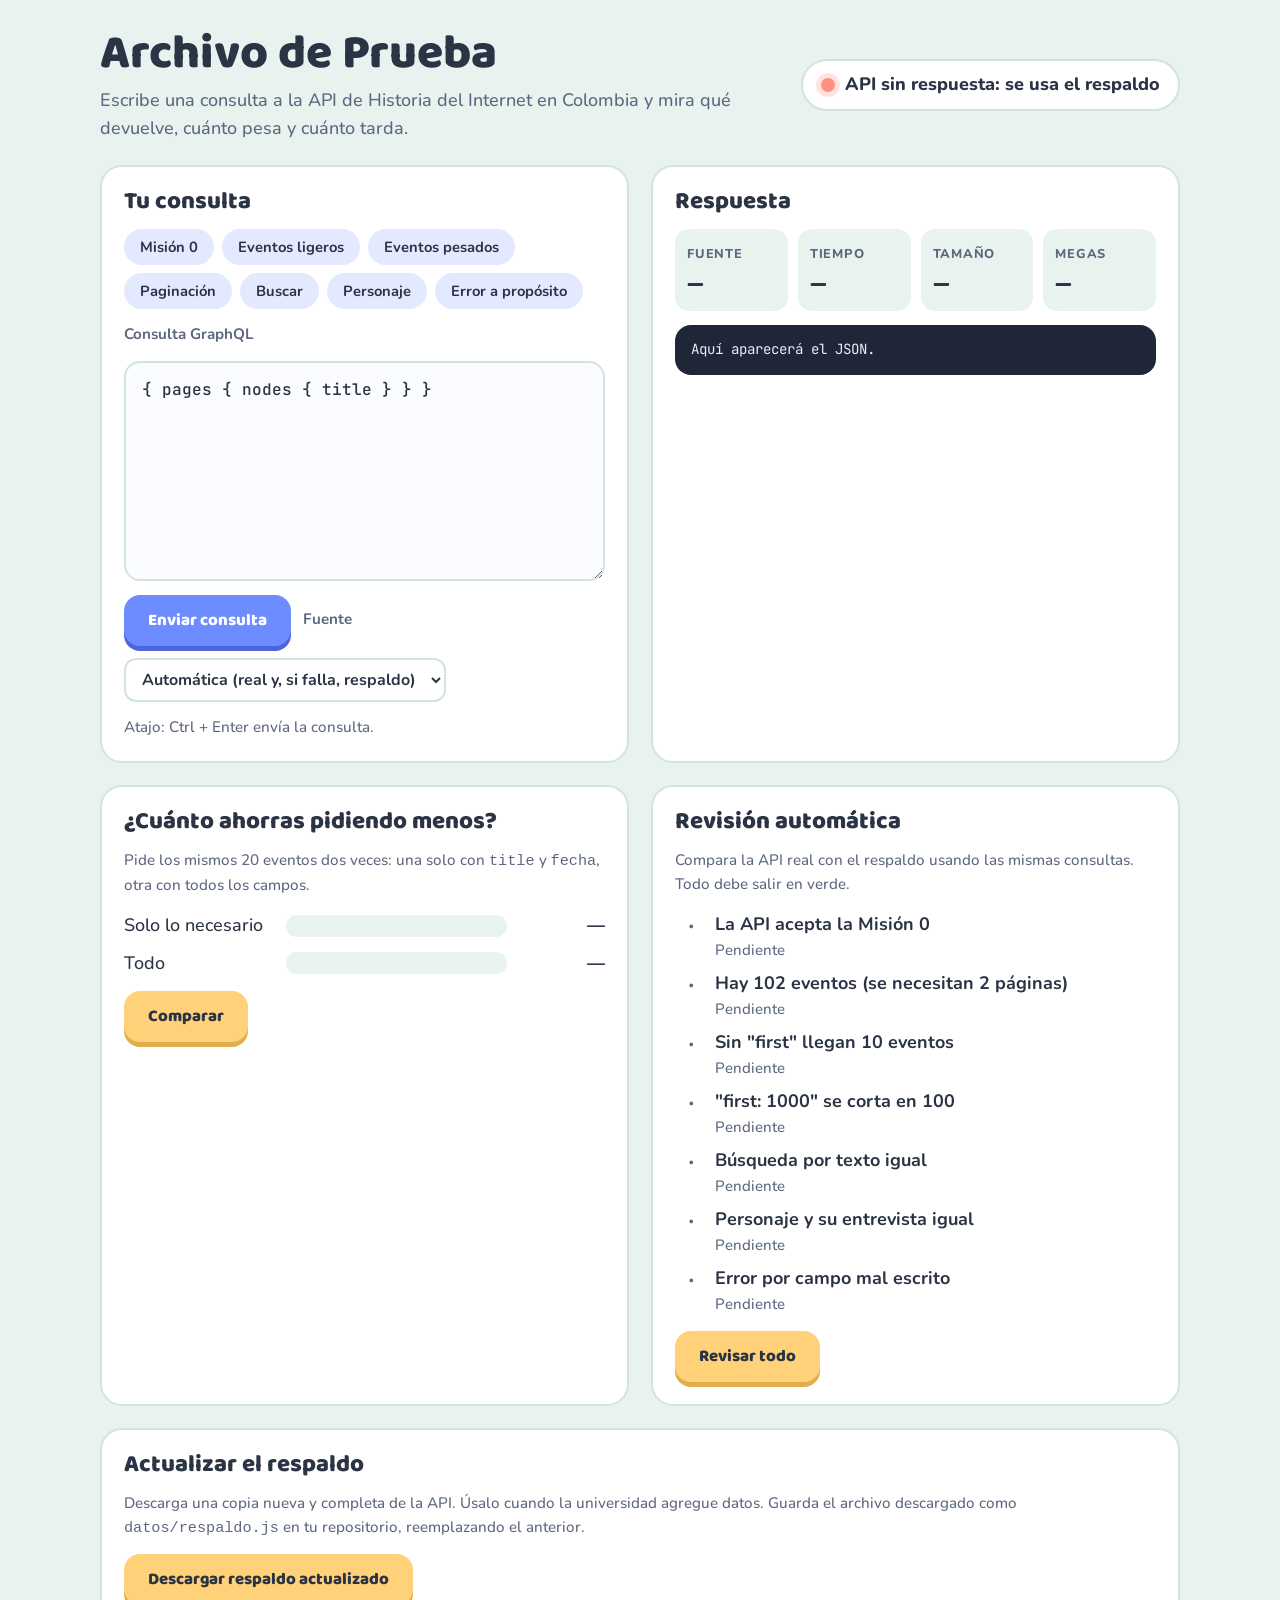
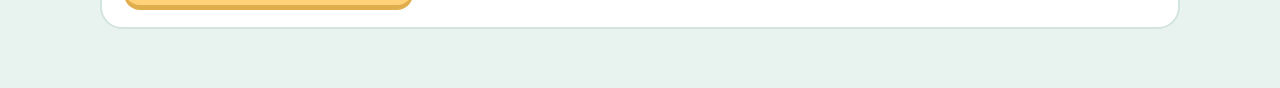
<file: probar-api.html>
<!doctype html>
<html lang="es-CO">
<head>
<meta charset="utf-8">
<meta name="viewport" content="width=device-width, initial-scale=1">
<title>Archivo de Prueba</title>
<link rel="preconnect" href="https://fonts.googleapis.com">
<link rel="preconnect" href="https://fonts.gstatic.com" crossorigin>
<link rel="stylesheet" href="https://fonts.googleapis.com/css2?family=Baloo+2:wght@600;800&family=Nunito:wght@500;700;800&family=JetBrains+Mono:wght@400;600&display=swap">
<style>
/* Concepto: una "estación de archivo" amable, como un mostrador de biblioteca en un juego. */
:root {
  --fondo: #e8f3ef;          /* menta suave */
  --papel: #ffffff;
  --tinta: #2b3445;
  --tinta-suave: #5d6880;
  --linea: #d3e3de;
  --cielo: #6c8cff;          /* acento principal */
  --cielo-suave: #e3e9ff;
  --sol: #ffd27a;
  --coral: #ff8f7e;
  --coral-suave: #ffe3de;
  --hoja: #5fbf8a;
  --hoja-suave: #dcf3e6;
  --codigo-fondo: #1f2638;
  --codigo-texto: #e9edf7;
  --f-titulo: "Baloo 2", "Nunito", system-ui, sans-serif;
  --f-texto: "Nunito", system-ui, -apple-system, "Segoe UI", sans-serif;
  --f-codigo: "JetBrains Mono", ui-monospace, "Cascadia Code", Consolas, monospace;
  --radio: 22px;
}
* { box-sizing: border-box; }
body {
  margin: 0; background: var(--fondo); color: var(--tinta);
  font: 500 18px/1.55 var(--f-texto);
  padding-block: 28px 60px;
  padding-left: max(16px, env(safe-area-inset-left, 0px));
  padding-right: max(16px, env(safe-area-inset-right, 0px));
}
.marco { max-width: 1080px; margin: 0 auto; display: grid; gap: 22px; }
h1, h2 { font-family: var(--f-titulo); line-height: 1.1; margin: 0; text-wrap: balance; }
h1 { font-size: clamp(2rem, 5vw, 3rem); font-weight: 800; }
h2 { font-size: 1.5rem; font-weight: 800; }
p { margin: 0; }
.cabecera { display: flex; flex-wrap: wrap; align-items: center; justify-content: space-between; gap: 16px; }
.cabecera p { color: var(--tinta-suave); max-width: 60ch; margin-top: 6px; }
.estado { display: inline-flex; align-items: center; gap: 10px; padding: 10px 18px; border-radius: 999px; font-weight: 800; background: var(--papel); border: 2px solid var(--linea); }
.estado .punto { width: 14px; height: 14px; border-radius: 50%; background: var(--sol); }
.estado.si .punto { background: var(--hoja); box-shadow: 0 0 0 5px var(--hoja-suave); }
.estado.no .punto { background: var(--coral); box-shadow: 0 0 0 5px var(--coral-suave); }

.mesa { display: grid; grid-template-columns: minmax(0, 1fr) minmax(0, 1fr); gap: 22px; }
@media (max-width: 860px) { .mesa { grid-template-columns: 1fr; } }
.tarjeta { background: var(--papel); border-radius: var(--radio); padding: 22px; display: grid; gap: 14px; align-content: start; min-width: 0; border: 2px solid var(--linea); }

.chips { display: flex; flex-wrap: wrap; gap: 8px; }
.chip { font: 700 0.92rem var(--f-texto); border: 2px solid var(--cielo-suave); background: var(--cielo-suave); color: var(--tinta); padding: 6px 14px; border-radius: 999px; cursor: pointer; }
.chip:hover { border-color: var(--cielo); }
.chip:focus-visible, button:focus-visible, select:focus-visible, textarea:focus-visible { outline: 3px solid var(--cielo); outline-offset: 2px; }

textarea {
  width: 100%; min-height: 220px; resize: vertical; border-radius: 16px; border: 2px solid var(--linea);
  background: #fbfcff; color: var(--tinta); padding: 14px 16px; font: 500 1rem/1.6 var(--f-codigo); tab-size: 2;
}
.fila { display: flex; flex-wrap: wrap; align-items: center; gap: 12px; }
label.pequeno { font-weight: 700; color: var(--tinta-suave); font-size: 0.95rem; }
select { font: 700 1rem var(--f-texto); padding: 8px 12px; border-radius: 12px; border: 2px solid var(--linea); background: var(--papel); color: var(--tinta); }
.boton { font: 800 1.05rem var(--f-titulo); border: 0; border-radius: 16px; padding: 12px 24px; cursor: pointer; background: var(--cielo); color: #fff; box-shadow: 0 5px 0 #4b66d6; transition: transform .1s; }
.boton:active { transform: translateY(3px); box-shadow: 0 2px 0 #4b66d6; }
.boton[disabled] { opacity: .6; cursor: wait; }
.boton.suave { background: var(--sol); color: var(--tinta); box-shadow: 0 5px 0 #e0ae4c; }
.boton.suave:active { box-shadow: 0 2px 0 #e0ae4c; }

.medidas { display: grid; grid-template-columns: repeat(4, minmax(0, 1fr)); gap: 10px; }
@media (max-width: 520px) { .medidas { grid-template-columns: repeat(2, minmax(0, 1fr)); } }
.medida { background: var(--fondo); border-radius: 14px; padding: 10px 12px; }
.medida b { display: block; font: 800 1.35rem var(--f-titulo); font-variant-numeric: tabular-nums; }
.medida span { font-size: 0.8rem; text-transform: uppercase; letter-spacing: .06em; color: var(--tinta-suave); font-weight: 800; }
.fuente-real b { color: var(--hoja); }
.fuente-respaldo b { color: #c98a12; }

pre.json { margin: 0; background: var(--codigo-fondo); color: var(--codigo-texto); border-radius: 16px; padding: 14px 16px; font: 0.88rem/1.55 var(--f-codigo); max-height: 420px; overflow: auto; white-space: pre; }
.k { color: #9fc1ff; } .s { color: #ffd9a0; } .n { color: #9ff0c3; } .z { color: #ff9fb0; }
.error { background: var(--coral-suave); color: #8a2f21; border-radius: 14px; padding: 12px 14px; font-weight: 700; }
.nota { color: var(--tinta-suave); font-size: 0.95rem; }

.barras { display: grid; gap: 10px; }
.barra { display: grid; grid-template-columns: 9.5rem minmax(0, 1fr) 5.5rem; gap: 10px; align-items: center; }
@media (max-width: 520px) { .barra { grid-template-columns: 1fr; } }
.barra .carril { height: 22px; background: var(--fondo); border-radius: 999px; overflow: hidden; }
.barra .relleno { height: 100%; border-radius: 999px; background: var(--cielo); width: 0; transition: width .6s ease; }
.barra.pesada .relleno { background: var(--coral); }
.barra .cifra { font-weight: 800; font-variant-numeric: tabular-nums; text-align: right; }

.pruebas { list-style: none; padding: 0; margin: 0; display: grid; gap: 8px; }
.pruebas li { display: grid; grid-template-columns: 2rem minmax(0, 1fr); gap: 8px; align-items: start; }
.pruebas .marca { font: 800 1.2rem var(--f-titulo); text-align: center; }
.pruebas .ok { color: var(--hoja); } .pruebas .mal { color: var(--coral); } .pruebas .esp { color: var(--tinta-suave); }
.pruebas small { display: block; color: var(--tinta-suave); }
@media (prefers-reduced-motion: reduce) { * { transition: none !important; } }
</style>
</head>
<body>
<div class="marco">

  <header class="cabecera">
    <div>
      <h1>Archivo de Prueba</h1>
      <p>Escribe una consulta a la API de Historia del Internet en Colombia y mira qué devuelve, cuánto pesa y cuánto tarda.</p>
    </div>
    <div id="estado" class="estado" role="status"><span class="punto"></span><span id="estadoTexto">Revisando la API…</span></div>
  </header>

  <section class="mesa">
    <div class="tarjeta">
      <h2>Tu consulta</h2>
      <div class="chips" id="ejemplos" aria-label="Ejemplos"></div>
      <label class="pequeno" for="consulta">Consulta GraphQL</label>
      <textarea id="consulta" spellcheck="false" autocomplete="off" autocapitalize="off">{ pages { nodes { title } } }</textarea>
      <div class="fila">
        <button class="boton" id="enviar">Enviar consulta</button>
        <label class="pequeno" for="modo">Fuente</label>
        <select id="modo">
          <option value="auto">Automática (real y, si falla, respaldo)</option>
          <option value="real">Solo la API real</option>
          <option value="respaldo">Solo el respaldo</option>
        </select>
      </div>
      <p class="nota">Atajo: Ctrl + Enter envía la consulta.</p>
    </div>

    <div class="tarjeta">
      <h2>Respuesta</h2>
      <div class="medidas">
        <div class="medida" id="mFuente"><span>Fuente</span><b>—</b></div>
        <div class="medida"><span>Tiempo</span><b id="mTiempo">—</b></div>
        <div class="medida"><span>Tamaño</span><b id="mBytes">—</b></div>
        <div class="medida"><span>Megas</span><b id="mMegas">—</b></div>
      </div>
      <div id="errores" hidden></div>
      <pre class="json" id="salida" aria-live="polite">Aquí aparecerá el JSON.</pre>
    </div>
  </section>

  <section class="mesa">
    <div class="tarjeta">
      <h2>¿Cuánto ahorras pidiendo menos?</h2>
      <p class="nota">Pide los mismos 20 eventos dos veces: una solo con <code>title</code> y <code>fecha</code>, otra con todos los campos.</p>
      <div class="barras" id="barras">
        <div class="barra"><span>Solo lo necesario</span><div class="carril"><div class="relleno" id="bLigera"></div></div><span class="cifra" id="cLigera">—</span></div>
        <div class="barra pesada"><span>Todo</span><div class="carril"><div class="relleno" id="bPesada"></div></div><span class="cifra" id="cPesada">—</span></div>
      </div>
      <div class="fila"><button class="boton suave" id="comparar">Comparar</button><span class="nota" id="ahorro"></span></div>
    </div>

    <div class="tarjeta">
      <h2>Revisión automática</h2>
      <p class="nota">Compara la API real con el respaldo usando las mismas consultas. Todo debe salir en verde.</p>
      <ul class="pruebas" id="pruebas"></ul>
      <div class="fila"><button class="boton suave" id="revisar">Revisar todo</button></div>
    </div>
  </section>

  <section class="tarjeta">
    <h2>Actualizar el respaldo</h2>
    <p class="nota">Descarga una copia nueva y completa de la API. Úsalo cuando la universidad agregue datos. Guarda el archivo descargado como <code>datos/respaldo.js</code> en tu repositorio, reemplazando el anterior.</p>
    <div class="fila"><button class="boton suave" id="descargar">Descargar respaldo actualizado</button><span class="nota" id="progreso"></span></div>
  </section>

</div>

<script src="datos/respaldo.js"></script>
<script src="js/api.js"></script>
<script>
(function () {
  const $ = id => document.getElementById(id);

  const EJEMPLOS = [
    ['Misión 0', '{ pages { nodes { title } } }'],
    ['Eventos ligeros', '{\n  eventos(first: 20) {\n    nodes {\n      title\n      fecha\n    }\n  }\n}'],
    ['Eventos pesados', '{\n  eventos(first: 20) {\n    nodes {\n      title\n      slug\n      fecha\n      tipo\n      content\n      categories { nodes { name } }\n    }\n  }\n}'],
    ['Paginación', '{\n  terminos(first: 100) {\n    pageInfo {\n      hasNextPage\n      endCursor\n    }\n    nodes {\n      title\n    }\n  }\n}'],
    ['Buscar', '{\n  eventos(first: 20, where: { search: "satelital" }) {\n    nodes {\n      title\n      fecha\n      tipo\n    }\n  }\n}'],
    ['Personaje', '{\n  personajeBy(slug: "hugo-sin-triana") {\n    title\n    entrevistas {\n      nodes {\n        title\n        fecha\n      }\n    }\n  }\n}'],
    ['Error a propósito', '{ eventos(first: 3) { nodes { titulo } } }']
  ];
  EJEMPLOS.forEach(([nombre, q]) => {
    const b = document.createElement('button');
    b.className = 'chip'; b.type = 'button'; b.textContent = nombre;
    b.addEventListener('click', () => { $('consulta').value = q; $('consulta').focus(); });
    $('ejemplos').appendChild(b);
  });

  // Colorea el JSON para leerlo mejor
  function colorear(texto) {
    const esc = texto.replace(/&/g, '&amp;').replace(/</g, '&lt;').replace(/>/g, '&gt;');
    return esc.replace(/("(\\u[a-fA-F0-9]{4}|\\[^u]|[^\\"])*"(\s*:)?|\b(true|false|null)\b|-?\d+(\.\d+)?)/g, m => {
      if (/^"/.test(m)) return /:$/.test(m) ? '<span class="k">' + m + '</span>' : '<span class="s">' + m + '</span>';
      if (/true|false|null/.test(m)) return '<span class="z">' + m + '</span>';
      return '<span class="n">' + m + '</span>';
    });
  }
  const kb = b => b < 1024 ? b + ' B' : (b / 1024).toFixed(1) + ' KB';

  async function enviar() {
    const boton = $('enviar');
    boton.disabled = true; boton.textContent = 'Consultando…';
    try {
      const r = await HistoriaAPI.consultar($('consulta').value, { modo: $('modo').value });
      $('mFuente').className = 'medida fuente-' + r.fuente;
      $('mFuente').querySelector('b').textContent = r.fuente === 'real' ? 'API real' : 'Respaldo';
      $('mTiempo').textContent = r.ms + ' ms';
      $('mBytes').textContent = kb(r.bytesDatos);
      $('mMegas').textContent = r.ok ? HistoriaAPI.bytesAMegas(r.bytesDatos) : '0';
      const caja = $('errores');
      if (r.errores.length) {
        caja.hidden = false; caja.className = 'error';
        caja.textContent = 'La API dice: ' + r.errores.join(' · ');
      } else caja.hidden = true;
      $('salida').innerHTML = r.texto ? colorear(r.texto) : 'Sin respuesta.';
    } catch (e) {
      $('errores').hidden = false; $('errores').className = 'error';
      $('errores').textContent = 'No se pudo consultar: ' + (e.message || e);
    } finally {
      boton.disabled = false; boton.textContent = 'Enviar consulta';
    }
  }
  $('enviar').addEventListener('click', enviar);
  $('consulta').addEventListener('keydown', e => { if (e.key === 'Enter' && (e.ctrlKey || e.metaKey)) { e.preventDefault(); enviar(); } });

  // Comparación ligera vs pesada
  $('comparar').addEventListener('click', async () => {
    const modo = $('modo').value;
    const ligera = await HistoriaAPI.consultar(EJEMPLOS[1][1], { modo });
    const pesada = await HistoriaAPI.consultar(EJEMPLOS[2][1], { modo });
    const max = Math.max(ligera.bytesDatos, pesada.bytesDatos, 1);
    $('bLigera').style.width = (100 * ligera.bytesDatos / max) + '%';
    $('bPesada').style.width = (100 * pesada.bytesDatos / max) + '%';
    $('cLigera').textContent = kb(ligera.bytesDatos);
    $('cPesada').textContent = kb(pesada.bytesDatos);
    const pct = Math.round(100 * (1 - ligera.bytesDatos / max));
    $('ahorro').textContent = 'Pidiendo solo lo necesario gastas ' + pct + '% menos. (Fuente: ' + (ligera.fuente === 'real' ? 'API real' : 'respaldo') + ')';
  });

  // Revisión automática real vs respaldo
  const PRUEBAS = [
    ['La API acepta la Misión 0', '{ pages { nodes { title } } }', d => d.pages.nodes.length],
    ['Hay 102 eventos (se necesitan 2 páginas)', null, null],
    ['Sin "first" llegan 10 eventos', '{ eventos { nodes { title } } }', d => d.eventos.nodes.length],
    ['"first: 1000" se corta en 100', '{ eventos(first: 1000) { nodes { slug } } }', d => d.eventos.nodes.length],
    ['Búsqueda por texto igual', '{ eventos(first: 50, where: { search: "bitnet" }) { nodes { slug } } }', d => d.eventos.nodes.map(n => n.slug).join('|')],
    ['Personaje y su entrevista igual', '{ personajeBy(slug: "hugo-sin-triana") { title entrevistas { nodes { title fecha } } } }', d => JSON.stringify(d)],
    ['Error por campo mal escrito', '{ eventos(first: 2) { nodes { titulo } } }', null]
  ];
  async function contarTodo(modo) {
    let after = null, n = 0, paginas = 0;
    do {
      const r = await HistoriaAPI.consultar('{ eventos(first: 100' + (after ? ', after: "' + after + '"' : '') + ') { pageInfo { hasNextPage endCursor } nodes { slug } } }', { modo });
      if (!r.ok) throw new Error(r.errores[0]);
      n += r.json.data.eventos.nodes.length; paginas++;
      after = r.json.data.eventos.pageInfo.hasNextPage ? r.json.data.eventos.pageInfo.endCursor : null;
    } while (after && paginas < 10);
    return n + ' en ' + paginas + ' páginas';
  }
  function pintarPruebas(estados) {
    $('pruebas').innerHTML = '';
    PRUEBAS.forEach(([nombre], i) => {
      const s = estados[i] || { marca: '·', clase: 'esp', detalle: 'Pendiente' };
      const li = document.createElement('li');
      li.innerHTML = '<span class="marca ' + s.clase + '">' + s.marca + '</span><span><b></b><small></small></span>';
      li.querySelector('b').textContent = nombre;
      li.querySelector('small').textContent = s.detalle;
      $('pruebas').appendChild(li);
    });
  }
  pintarPruebas([]);
  $('revisar').addEventListener('click', async () => {
    const boton = $('revisar'); boton.disabled = true;
    const estados = [];
    for (let i = 0; i < PRUEBAS.length; i++) {
      const [, q, f] = PRUEBAS[i];
      estados[i] = { marca: '…', clase: 'esp', detalle: 'Probando…' }; pintarPruebas(estados);
      try {
        let real, resp;
        if (i === 1) { real = await contarTodo('real'); resp = await contarTodo('respaldo'); }
        else {
          const a = await HistoriaAPI.consultar(q, { modo: 'real' });
          const b = await HistoriaAPI.consultar(q, { modo: 'respaldo' });
          if (!f) { real = a.errores.length ? 'error' : 'sin error'; resp = b.errores.length ? 'error' : 'sin error'; }
          else {
            if (!a.ok) throw new Error('API real: ' + a.errores[0]);
            if (!b.ok) throw new Error('Respaldo: ' + b.errores[0]);
            real = f(a.json.data); resp = f(b.json.data);
          }
        }
        const igual = String(real) === String(resp);
        const corto = v => { v = String(v); return v.length > 50 ? v.slice(0, 50) + '…' : v; };
        estados[i] = { marca: igual ? '✓' : '≠', clase: igual ? 'ok' : 'mal', detalle: igual ? 'Real y respaldo: ' + corto(real) : 'Real: ' + corto(real) + ' · Respaldo: ' + corto(resp) };
      } catch (e) {
        estados[i] = { marca: '!', clase: 'mal', detalle: e.message || String(e) };
      }
      pintarPruebas(estados);
    }
    boton.disabled = false;
  });

  // Descargar respaldo
  $('descargar').addEventListener('click', async () => {
    const boton = $('descargar'); boton.disabled = true;
    try {
      const datos = await HistoriaAPI.generarRespaldoCompleto((tipo, n) => { $('progreso').textContent = 'Descargando ' + tipo + ': ' + n + '…'; });
      const blob = new Blob([HistoriaAPI.respaldoComoArchivoJS(datos)], { type: 'text/javascript' });
      const a = document.createElement('a');
      a.href = URL.createObjectURL(blob); a.download = 'respaldo.js';
      document.body.appendChild(a); a.click(); a.remove();
      $('progreso').textContent = 'Listo: se descargó respaldo.js (' + kb(blob.size) + ').';
    } catch (e) {
      $('progreso').textContent = 'No se pudo: ' + (e.message || e) + '. Revisa tu conexión e intenta otra vez.';
    } finally { boton.disabled = false; }
  });

  // Estado de la API al abrir
  HistoriaAPI.apiDisponible().then(ok => {
    $('estado').classList.add(ok ? 'si' : 'no');
    $('estadoTexto').textContent = ok ? 'API real conectada' : 'API sin respuesta: se usa el respaldo';
  });
})();
</script>
</body>
</html>
</file>
